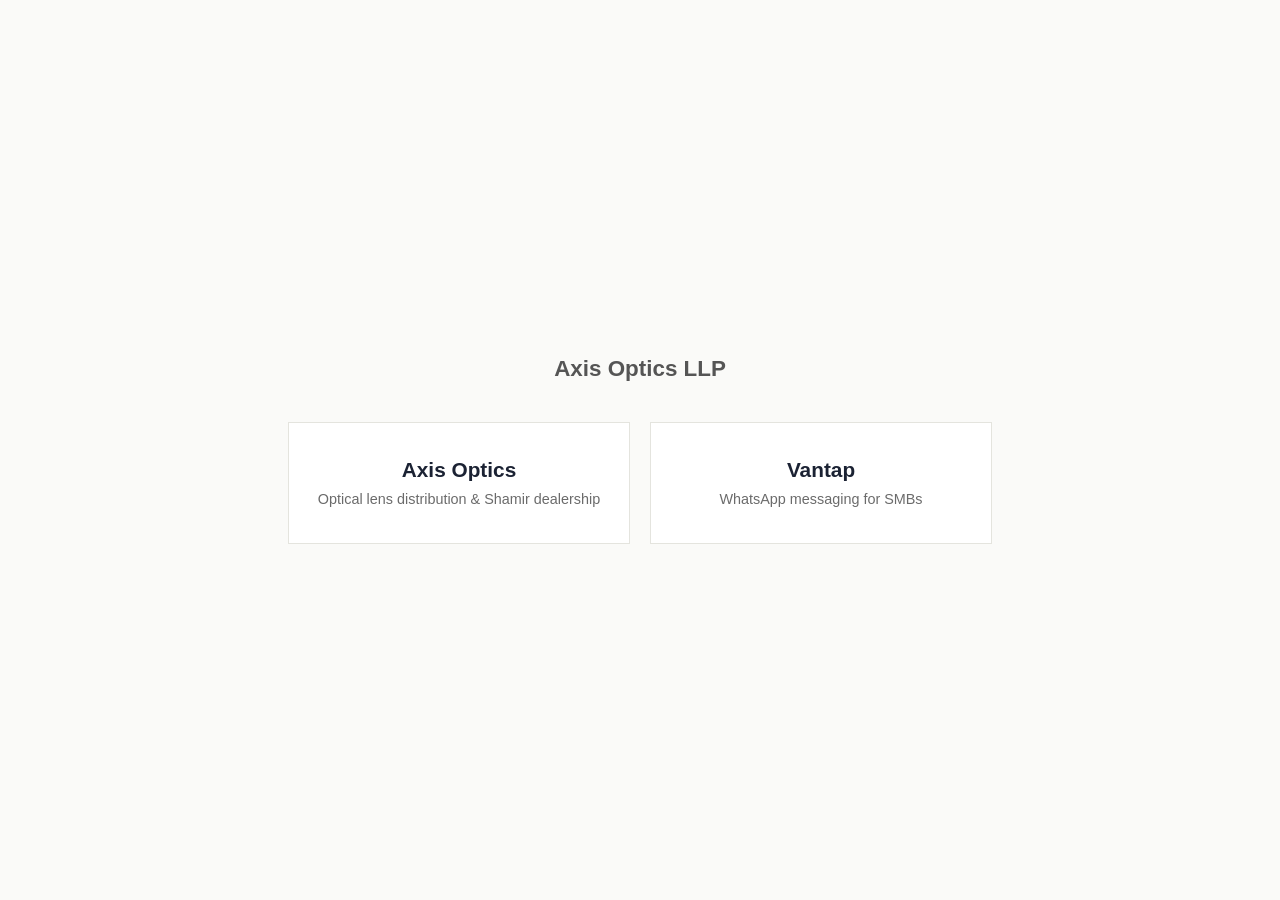
<file: index.html>
<!DOCTYPE html>
<html lang="en">
<head>
<meta charset="UTF-8">
<meta name="viewport" content="width=device-width, initial-scale=1.0">
<title>Axis Optics LLP</title>
<meta name="description" content="Axis Optics LLP — optical lens distribution, and Vantap, a WhatsApp messaging platform for SMBs.">
<meta name="robots" content="index, follow">
<link rel="canonical" href="https://axisopticsllp.com/">
<style>
  :root{
    --ink:#1B2233;
    --paper:#FAFAF8;
    --line:#E4E4DE;
  }
  *{box-sizing:border-box;}
  body{
    margin:0;min-height:100vh;
    display:flex;align-items:center;justify-content:center;
    background:var(--paper);color:var(--ink);
    font-family:-apple-system,BlinkMacSystemFont,'Segoe UI',sans-serif;
    padding:2rem;
  }
  .wrap{max-width:44rem;width:100%;text-align:center;}
  h1{font-size:1.4rem;font-weight:600;margin:0 0 2.5rem;color:#555;}
  .choices{display:grid;grid-template-columns:1fr 1fr;gap:1.25rem;}
  a.tile{
    display:block;text-decoration:none;color:var(--ink);
    border:1px solid var(--line);padding:2.2rem 1.5rem;
    background:#fff;transition:border-color .15s ease;
  }
  a.tile:hover{border-color:#999;}
  a.tile .name{font-size:1.3rem;font-weight:700;display:block;margin-bottom:.5rem;}
  a.tile .desc{font-size:.9rem;color:#6b6b6b;}
  @media (max-width:560px){
    .choices{grid-template-columns:1fr;}
  }
</style>
</head>
<body>
  <div class="wrap">
    <h1>Axis Optics LLP</h1>
    <div class="choices">
      <a class="tile" href="lens/">
        <span class="name">Axis Optics</span>
        <span class="desc">Optical lens distribution &amp; Shamir dealership</span>
      </a>
      <a class="tile" href="software/">
        <span class="name">Vantap</span>
        <span class="desc">WhatsApp messaging for SMBs</span>
      </a>
    </div>
  </div>
</body>
</html>
</file>
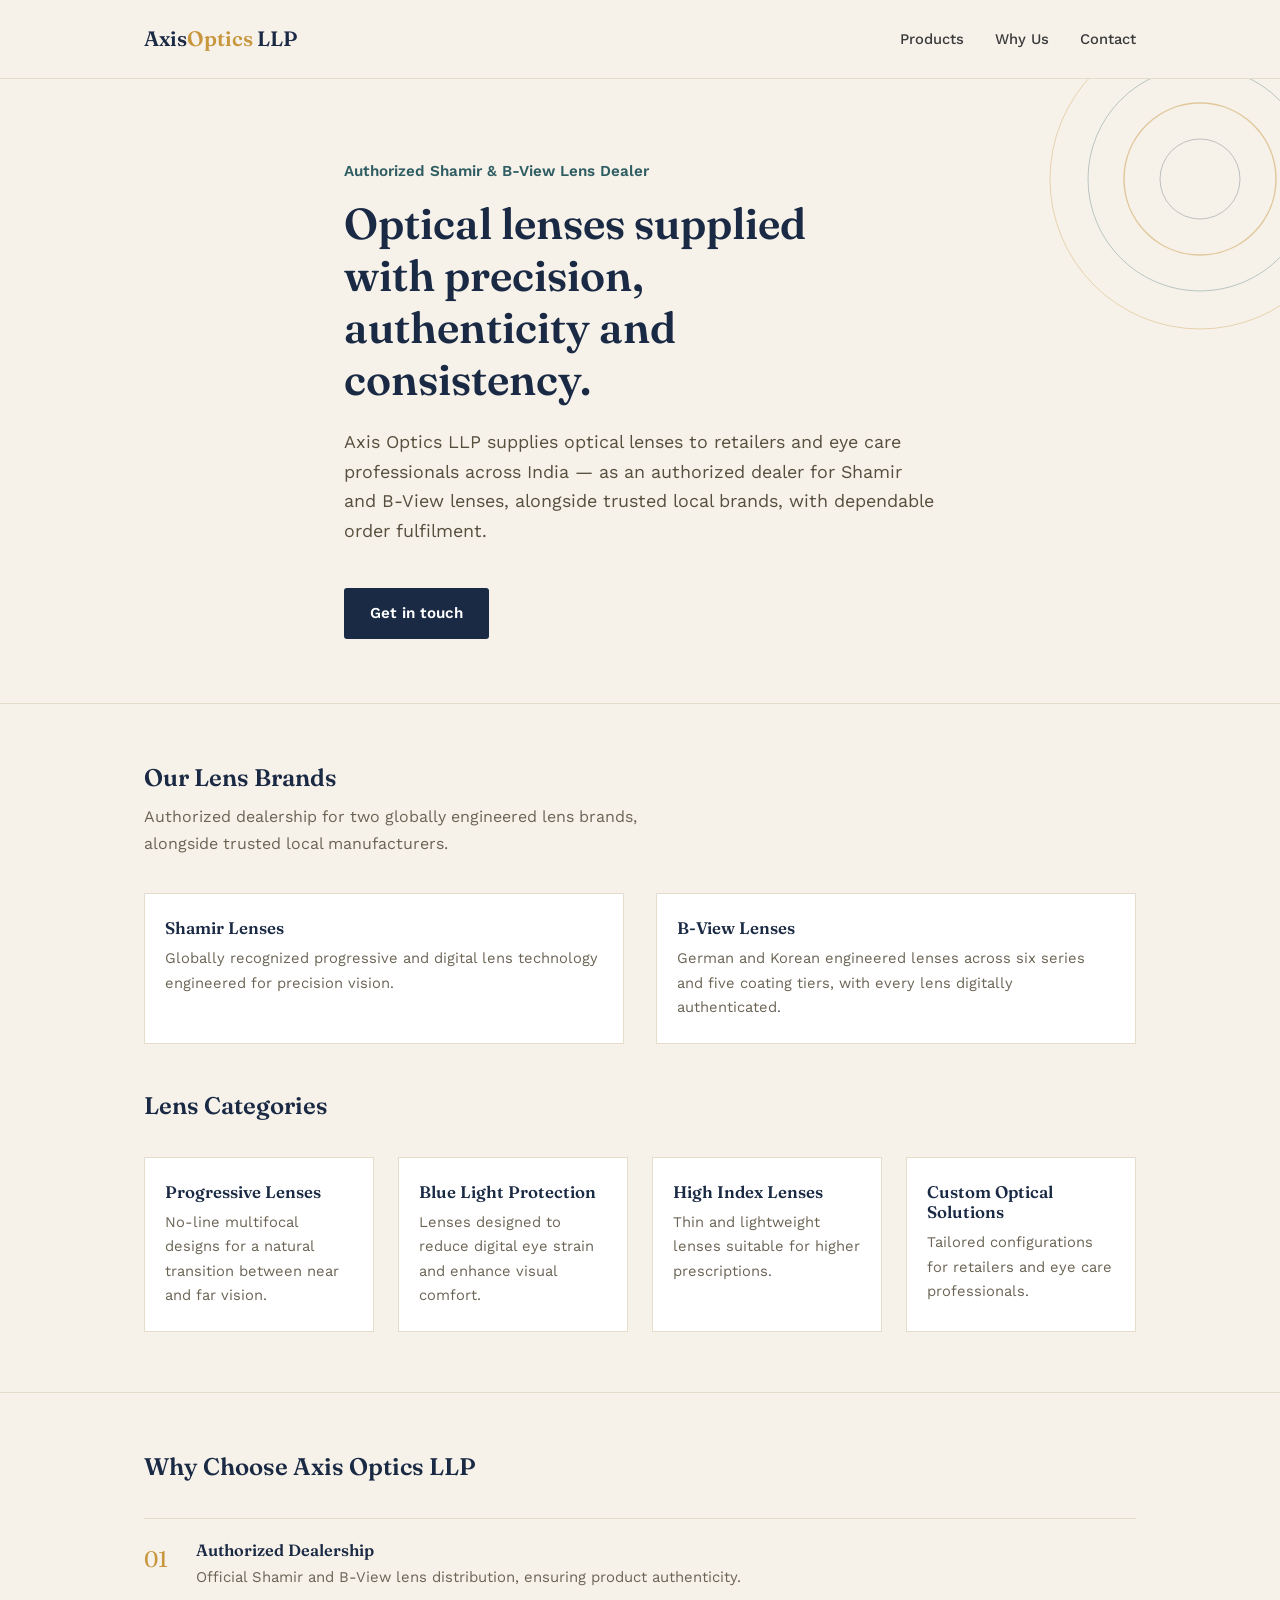
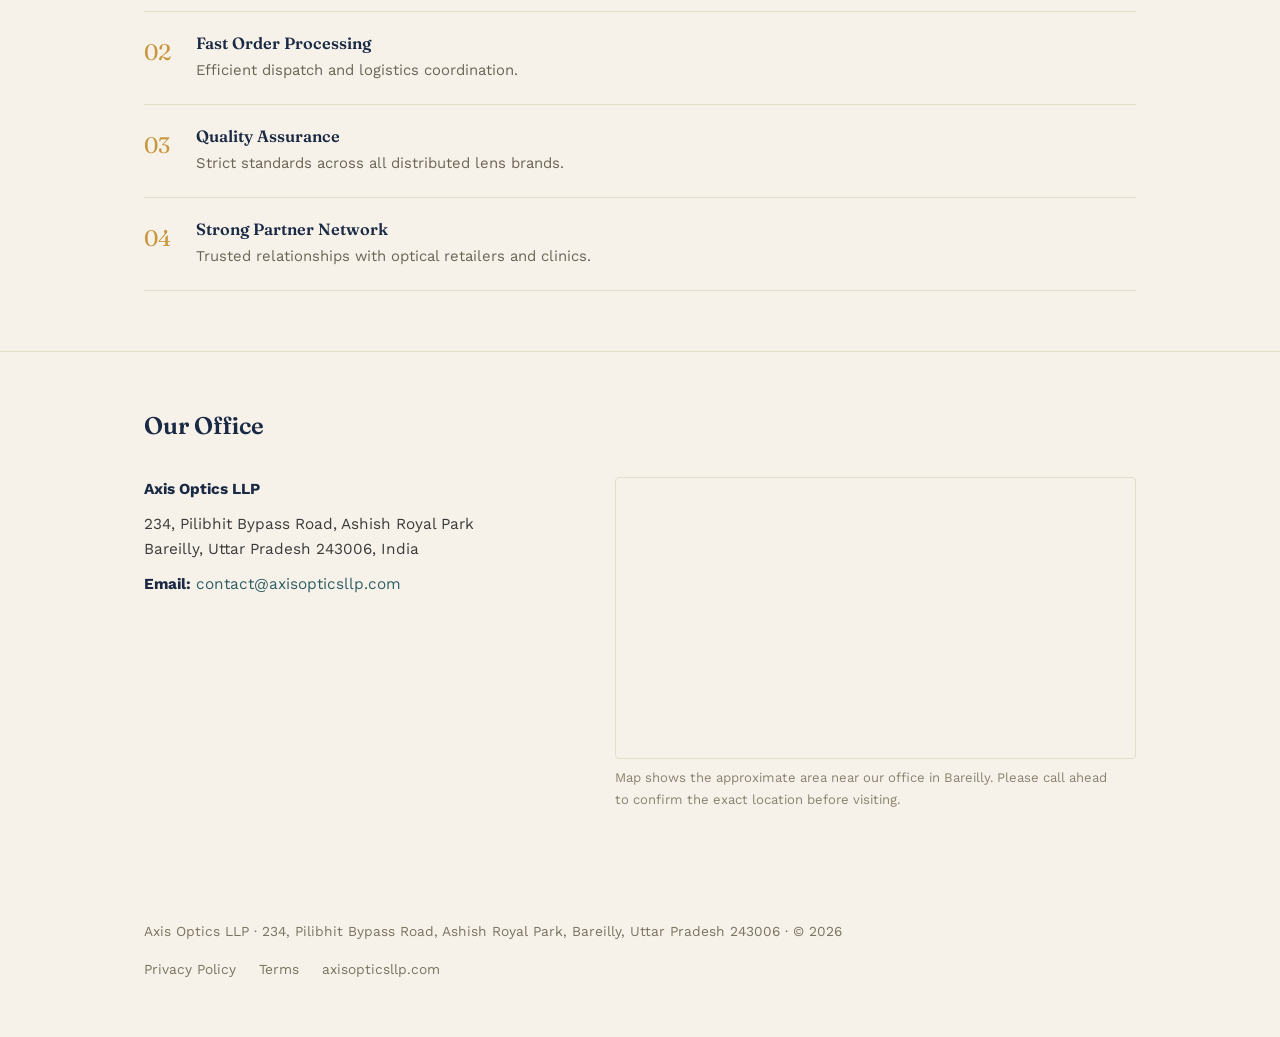
<file: lens/index.html>
<!DOCTYPE html>
<html lang="en">
<head>
<meta charset="UTF-8">
<meta name="viewport" content="width=device-width, initial-scale=1.0">
<title>Axis Optics LLP | Authorized Shamir &amp; B-View Lens Dealer in India</title>
<meta name="description" content="Axis Optics LLP is an authorized dealer for Shamir and B-View optical lenses in India, supplying progressive, high-index, digital and blue light protection lenses to optical retailers and eye care professionals.">
<meta name="robots" content="index, follow">
<link rel="canonical" href="https://axisopticsllp.com/lens/">
<meta property="og:type" content="website">
<meta property="og:title" content="Axis Optics LLP | Authorized Shamir &amp; B-View Lens Dealer">
<meta property="og:description" content="Optical lens distributor supplying Shamir and B-View lenses, plus trusted local brands, across India.">
<meta property="og:url" content="https://axisopticsllp.com/lens/">
<script type="application/ld+json">
{
  "@context": "https://schema.org",
  "@type": "LocalBusiness",
  "name": "Axis Optics LLP",
  "url": "https://axisopticsllp.com/lens/",
  "email": "contact@axisopticsllp.com",
  "brand": [
    {"@type": "Brand", "name": "Shamir"},
    {"@type": "Brand", "name": "B-View Lenses"}
  ],
  "address": {
    "@type": "PostalAddress",
    "streetAddress": "234, Pilibhit Bypass Road, Ashish Royal Park",
    "addressLocality": "Bareilly",
    "addressRegion": "Uttar Pradesh",
    "postalCode": "243006",
    "addressCountry": "IN"
  }
}
</script>
<link rel="stylesheet" href="style.css">
</head>
<body>

<header class="site-header">
  <div class="wrap">
    <div class="brand-name"><a href="./">Axis<span>Optics</span> LLP</a></div>
    <nav>
      <a href="#products">Products</a>
      <a href="#why">Why Us</a>
      <a href="#office">Contact</a>
    </nav>
  </div>
</header>

<section class="hero">
  <svg class="lens-rings" viewBox="0 0 420 420" xmlns="http://www.w3.org/2000/svg" aria-hidden="true">
    <circle cx="260" cy="160" r="150" fill="none" stroke="#C8963C" stroke-width="1" opacity="0.35"/>
    <circle cx="260" cy="160" r="112" fill="none" stroke="#2F5D62" stroke-width="1" opacity="0.3"/>
    <circle cx="260" cy="160" r="76" fill="none" stroke="#C8963C" stroke-width="1.5" opacity="0.45"/>
    <circle cx="260" cy="160" r="40" fill="none" stroke="#1B2A44" stroke-width="1" opacity="0.25"/>
  </svg>
  <div class="wrap">
    <div class="eyebrow-plain">Authorized Shamir &amp; B-View Lens Dealer</div>
    <h1>Optical lenses supplied with precision, authenticity and consistency.</h1>
    <p class="lead">Axis Optics LLP supplies optical lenses to retailers and eye care professionals across India — as an authorized dealer for Shamir and B-View lenses, alongside trusted local brands, with dependable order fulfilment.</p>
    <a class="btn btn-primary" href="#office">Get in touch</a>
  </div>
</section>

<section id="products">
  <div class="wrap">
    <div class="section-head">
      <h2>Our Lens Brands</h2>
      <p class="muted">Authorized dealership for two globally engineered lens brands, alongside trusted local manufacturers.</p>
    </div>
    <div class="grid-2" style="margin-bottom:48px;">
      <div class="product-card">
        <h3>Shamir Lenses</h3>
        <p>Globally recognized progressive and digital lens technology engineered for precision vision.</p>
      </div>
      <div class="product-card">
        <h3>B-View Lenses</h3>
        <p>German and Korean engineered lenses across six series and five coating tiers, with every lens digitally authenticated.</p>
      </div>
    </div>
    <div class="section-head">
      <h2>Lens Categories</h2>
    </div>
    <div class="grid-4">
      <div class="product-card">
        <h3>Progressive Lenses</h3>
        <p>No-line multifocal designs for a natural transition between near and far vision.</p>
      </div>
      <div class="product-card">
        <h3>Blue Light Protection</h3>
        <p>Lenses designed to reduce digital eye strain and enhance visual comfort.</p>
      </div>
      <div class="product-card">
        <h3>High Index Lenses</h3>
        <p>Thin and lightweight lenses suitable for higher prescriptions.</p>
      </div>
      <div class="product-card">
        <h3>Custom Optical Solutions</h3>
        <p>Tailored configurations for retailers and eye care professionals.</p>
      </div>
    </div>
  </div>
</section>

<section id="why">
  <div class="wrap">
    <div class="section-head">
      <h2>Why Choose Axis Optics LLP</h2>
    </div>
    <div class="why-row">
      <div class="mark">01</div>
      <div>
        <h3>Authorized Dealership</h3>
        <p>Official Shamir and B-View lens distribution, ensuring product authenticity.</p>
      </div>
    </div>
    <div class="why-row">
      <div class="mark">02</div>
      <div>
        <h3>Fast Order Processing</h3>
        <p>Efficient dispatch and logistics coordination.</p>
      </div>
    </div>
    <div class="why-row">
      <div class="mark">03</div>
      <div>
        <h3>Quality Assurance</h3>
        <p>Strict standards across all distributed lens brands.</p>
      </div>
    </div>
    <div class="why-row">
      <div class="mark">04</div>
      <div>
        <h3>Strong Partner Network</h3>
        <p>Trusted relationships with optical retailers and clinics.</p>
      </div>
    </div>
  </div>
</section>

<section id="office">
  <div class="wrap">
    <div class="section-head">
      <h2>Our Office</h2>
    </div>
    <div class="office-grid">
      <div class="office-details">
        <p><strong>Axis Optics LLP</strong></p>
        <p>234, Pilibhit Bypass Road, Ashish Royal Park<br>Bareilly, Uttar Pradesh 243006, India</p>
        <p><strong>Email:</strong> <a href="mailto:contact@axisopticsllp.com">contact@axisopticsllp.com</a></p>
      </div>
      <div>
        <div class="map-frame">
          <iframe src="https://www.google.com/maps/embed?pb=!1m18!1m12!1m3!1d3511.1233518047943!2d79.43072717642231!3d28.355120075817382!2m3!1f0!2f0!3f0!3m2!1i1024!2i768!4f13.1!3m3!1m2!1s0x39a0070034b70f73%3A0x3a521e2fcd5fb1bc!2sPerfect%20Diagnostic%20and%20Eye%20care!5e0!3m2!1sen!2sin!4v1772547384185!5m2!1sen!2sin"
            loading="lazy" referrerpolicy="no-referrer-when-downgrade" title="Approximate location near our Bareilly office"></iframe>
        </div>
        <p class="map-note">Map shows the approximate area near our office in Bareilly. Please call ahead to confirm the exact location before visiting.</p>
      </div>
    </div>
  </div>
</section>

<footer>
  <div class="wrap">
    <div>Axis Optics LLP · 234, Pilibhit Bypass Road, Ashish Royal Park, Bareilly, Uttar Pradesh 243006 · © 2026</div>
    <div>
      <a href="privacy.html">Privacy Policy</a>
      <a href="terms.html">Terms</a>
      <a href="../">axisopticsllp.com</a>
    </div>
  </div>
</footer>

</body>
</html>
</file>
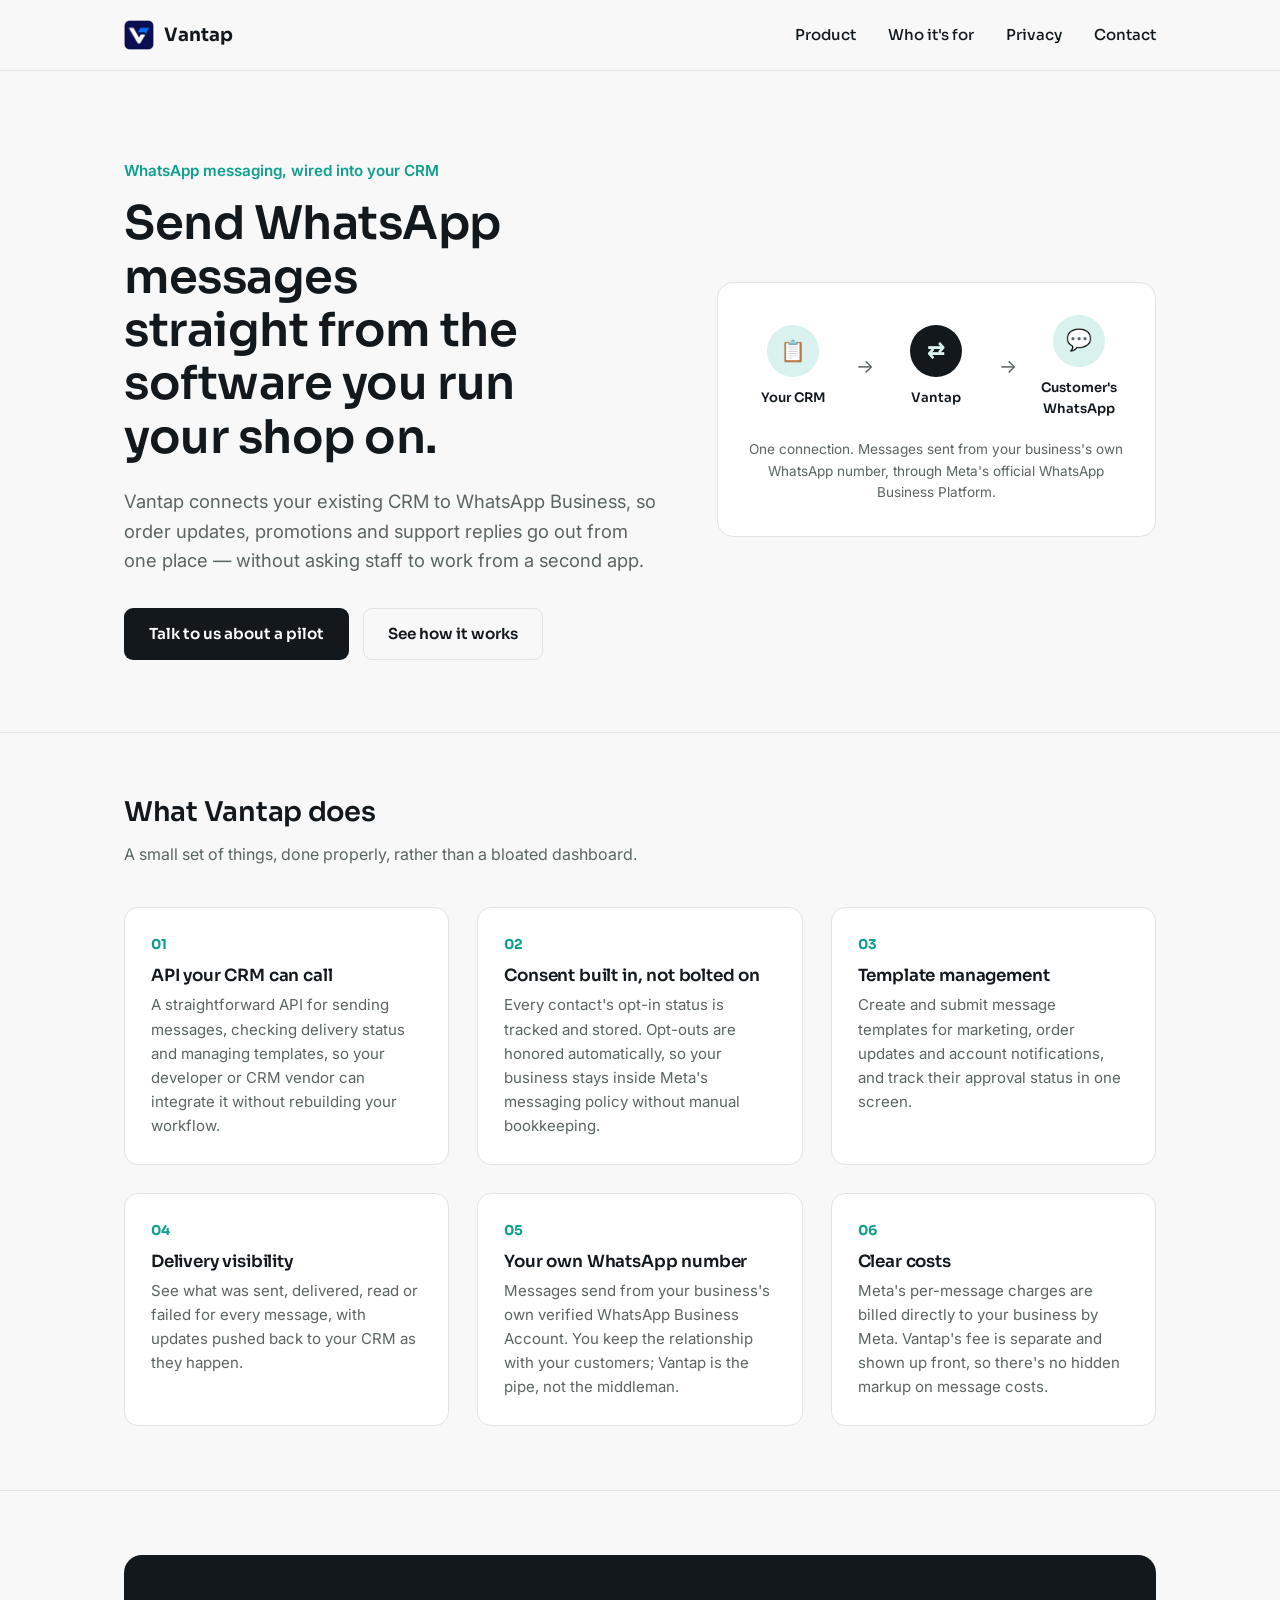
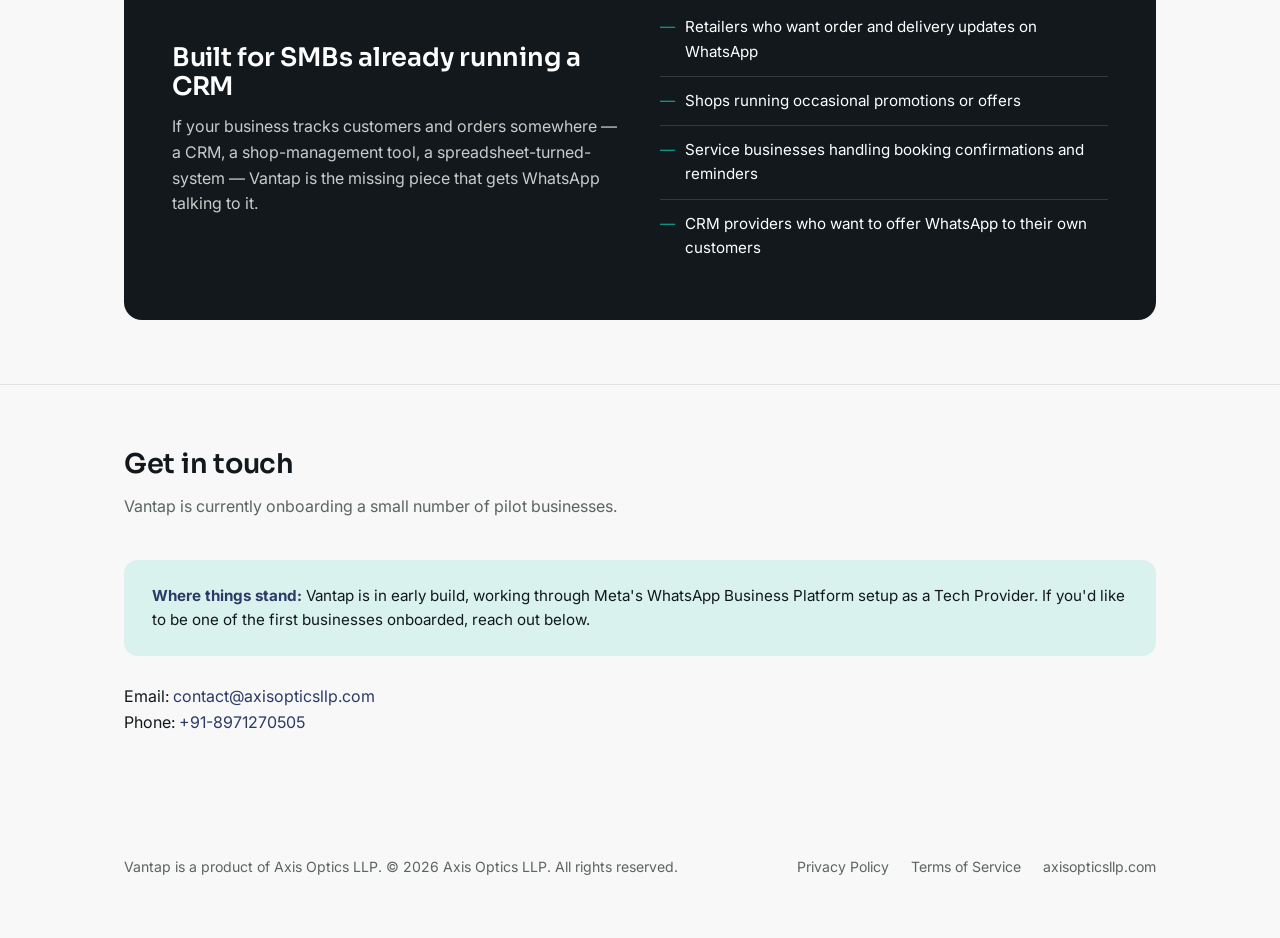
<file: software/index.html>
<!DOCTYPE html>
<html lang="en">
<head>
<meta charset="UTF-8">
<meta name="viewport" content="width=device-width, initial-scale=1.0">
<title>Vantap — WhatsApp messaging for the CRM you already use</title>
<meta name="description" content="Vantap connects your CRM to WhatsApp Business, so you can send order updates, promotions and support messages to customers without switching tools.">
<meta name="robots" content="index, follow">
<link rel="canonical" href="https://axisopticsllp.com/software/">
<meta property="og:type" content="website">
<meta property="og:title" content="Vantap — WhatsApp messaging for the CRM you already use">
<meta property="og:description" content="Connect your CRM to WhatsApp Business and send order updates, promotions and support messages from one dashboard.">
<meta property="og:url" content="https://axisopticsllp.com/software/">
<link rel="icon" type="image/png" href="favicon.png">
<link rel="stylesheet" href="style.css">
</head>
<body>

<header class="site-header">
  <div class="wrap">
    <div class="brand">
      <img class="brand-logo" src="logo.png" alt="" width="30" height="30">
      <span class="brand-name"><a href="./">Vantap</a></span>
    </div>
    <nav>
      <a href="#product">Product</a>
      <a href="#who">Who it's for</a>
      <a href="privacy.html">Privacy</a>
      <a href="#contact">Contact</a>
    </nav>
  </div>
</header>

<section class="hero">
  <div class="wrap">
    <div>
      <div class="eyebrow-plain">WhatsApp messaging, wired into your CRM</div>
      <h1>Send WhatsApp messages straight from the software you run your shop on.</h1>
      <p class="lead">Vantap connects your existing CRM to WhatsApp Business, so order updates, promotions and support replies go out from one place — without asking staff to work from a second app.</p>
      <div class="hero-ctas">
        <a class="btn btn-primary" href="#contact">Talk to us about a pilot</a>
        <a class="btn btn-secondary" href="#product">See how it works</a>
      </div>
    </div>
    <div class="flow" aria-label="How a message travels from your CRM to your customer">
      <div class="flow-row">
        <div class="flow-node a">
          <div class="icon" aria-hidden="true">📋</div>
          Your CRM
        </div>
        <div class="flow-arrow" aria-hidden="true">→</div>
        <div class="flow-node b">
          <div class="icon" aria-hidden="true">⇄</div>
          Vantap
        </div>
        <div class="flow-arrow" aria-hidden="true">→</div>
        <div class="flow-node c">
          <div class="icon" aria-hidden="true">💬</div>
          Customer's WhatsApp
        </div>
      </div>
      <div class="flow-caption">One connection. Messages sent from your business's own WhatsApp number, through Meta's official WhatsApp Business Platform.</div>
    </div>
  </div>
</section>

<section id="product">
  <div class="wrap">
    <div class="section-head">
      <h2>What Vantap does</h2>
      <p class="muted">A small set of things, done properly, rather than a bloated dashboard.</p>
    </div>
    <div class="grid-3">
      <div class="card">
        <span class="num">01</span>
        <h3>API your CRM can call</h3>
        <p>A straightforward API for sending messages, checking delivery status and managing templates, so your developer or CRM vendor can integrate it without rebuilding your workflow.</p>
      </div>
      <div class="card">
        <span class="num">02</span>
        <h3>Consent built in, not bolted on</h3>
        <p>Every contact's opt-in status is tracked and stored. Opt-outs are honored automatically, so your business stays inside Meta's messaging policy without manual bookkeeping.</p>
      </div>
      <div class="card">
        <span class="num">03</span>
        <h3>Template management</h3>
        <p>Create and submit message templates for marketing, order updates and account notifications, and track their approval status in one screen.</p>
      </div>
      <div class="card">
        <span class="num">04</span>
        <h3>Delivery visibility</h3>
        <p>See what was sent, delivered, read or failed for every message, with updates pushed back to your CRM as they happen.</p>
      </div>
      <div class="card">
        <span class="num">05</span>
        <h3>Your own WhatsApp number</h3>
        <p>Messages send from your business's own verified WhatsApp Business Account. You keep the relationship with your customers; Vantap is the pipe, not the middleman.</p>
      </div>
      <div class="card">
        <span class="num">06</span>
        <h3>Clear costs</h3>
        <p>Meta's per-message charges are billed directly to your business by Meta. Vantap's fee is separate and shown up front, so there's no hidden markup on message costs.</p>
      </div>
    </div>
  </div>
</section>

<section id="who">
  <div class="wrap">
    <div class="audience-band">
      <div>
        <h2>Built for SMBs already running a CRM</h2>
        <p>If your business tracks customers and orders somewhere — a CRM, a shop-management tool, a spreadsheet-turned-system — Vantap is the missing piece that gets WhatsApp talking to it.</p>
      </div>
      <ul class="audience-list">
        <li>Retailers who want order and delivery updates on WhatsApp</li>
        <li>Shops running occasional promotions or offers</li>
        <li>Service businesses handling booking confirmations and reminders</li>
        <li>CRM providers who want to offer WhatsApp to their own customers</li>
      </ul>
    </div>
  </div>
</section>

<section id="contact">
  <div class="wrap">
    <div class="section-head">
      <h2>Get in touch</h2>
      <p class="muted">Vantap is currently onboarding a small number of pilot businesses.</p>
    </div>
    <div class="status-note">
      <strong>Where things stand:</strong> Vantap is in early build, working through Meta's WhatsApp Business Platform setup as a Tech Provider. If you'd like to be one of the first businesses onboarded, reach out below.
    </div>
    <p style="margin-top:28px;">
      Email: <a href="mailto:contact@axisopticsllp.com">contact@axisopticsllp.com</a><br>
      Phone: <a href="tel:+918971270505">+91-8971270505</a>
    </p>
  </div>
</section>

<footer>
  <div class="wrap">
    <div>Vantap is a product of Axis Optics LLP. © 2026 Axis Optics LLP. All rights reserved.</div>
    <div>
      <a href="privacy.html">Privacy Policy</a>
      <a href="terms.html">Terms of Service</a>
      <a href="../">axisopticsllp.com</a>
    </div>
  </div>
</footer>

</body>
</html>
</file>
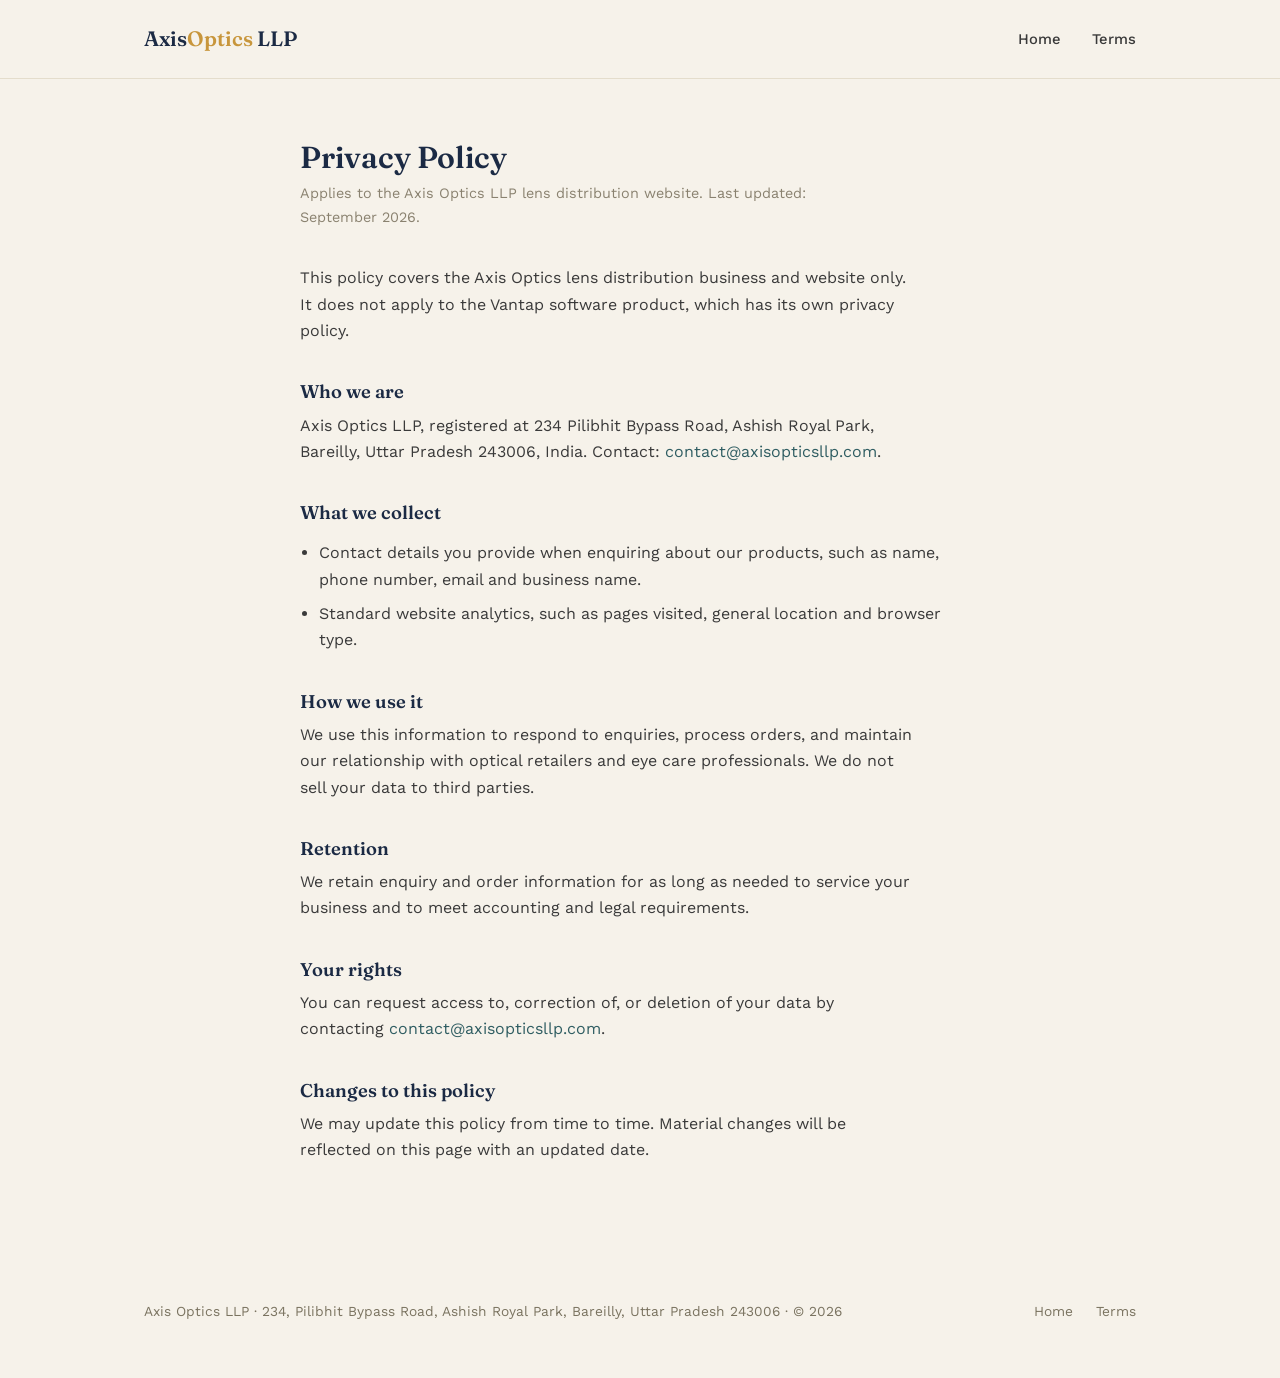
<file: lens/privacy.html>
<!DOCTYPE html>
<html lang="en">
<head>
<meta charset="UTF-8">
<meta name="viewport" content="width=device-width, initial-scale=1.0">
<title>Privacy Policy — Axis Optics LLP</title>
<meta name="robots" content="index, follow">
<link rel="canonical" href="https://axisopticsllp.com/lens/privacy.html">
<link rel="stylesheet" href="style.css">
</head>
<body>

<header class="site-header">
  <div class="wrap">
    <div class="brand-name"><a href="./">Axis<span>Optics</span> LLP</a></div>
    <nav>
      <a href="./">Home</a>
      <a href="terms.html">Terms</a>
    </nav>
  </div>
</header>

<div class="wrap doc-page">
  <h1>Privacy Policy</h1>
  <p class="updated">Applies to the Axis Optics LLP lens distribution website. Last updated: September 2026.</p>

  <p>This policy covers the Axis Optics lens distribution business and website only. It does not apply to the Vantap software product, which has its own privacy policy.</p>

  <h2>Who we are</h2>
  <p>Axis Optics LLP, registered at 234 Pilibhit Bypass Road, Ashish Royal Park, Bareilly, Uttar Pradesh 243006, India. Contact: <a href="mailto:contact@axisopticsllp.com">contact@axisopticsllp.com</a>.</p>

  <h2>What we collect</h2>
  <ul>
    <li>Contact details you provide when enquiring about our products, such as name, phone number, email and business name.</li>
    <li>Standard website analytics, such as pages visited, general location and browser type.</li>
  </ul>

  <h2>How we use it</h2>
  <p>We use this information to respond to enquiries, process orders, and maintain our relationship with optical retailers and eye care professionals. We do not sell your data to third parties.</p>

  <h2>Retention</h2>
  <p>We retain enquiry and order information for as long as needed to service your business and to meet accounting and legal requirements.</p>

  <h2>Your rights</h2>
  <p>You can request access to, correction of, or deletion of your data by contacting <a href="mailto:contact@axisopticsllp.com">contact@axisopticsllp.com</a>.</p>

  <h2>Changes to this policy</h2>
  <p>We may update this policy from time to time. Material changes will be reflected on this page with an updated date.</p>
</div>

<footer>
  <div class="wrap">
    <div>Axis Optics LLP · 234, Pilibhit Bypass Road, Ashish Royal Park, Bareilly, Uttar Pradesh 243006 · © 2026</div>
    <div>
      <a href="./">Home</a>
      <a href="terms.html">Terms</a>
    </div>
  </div>
</footer>

</body>
</html>
</file>
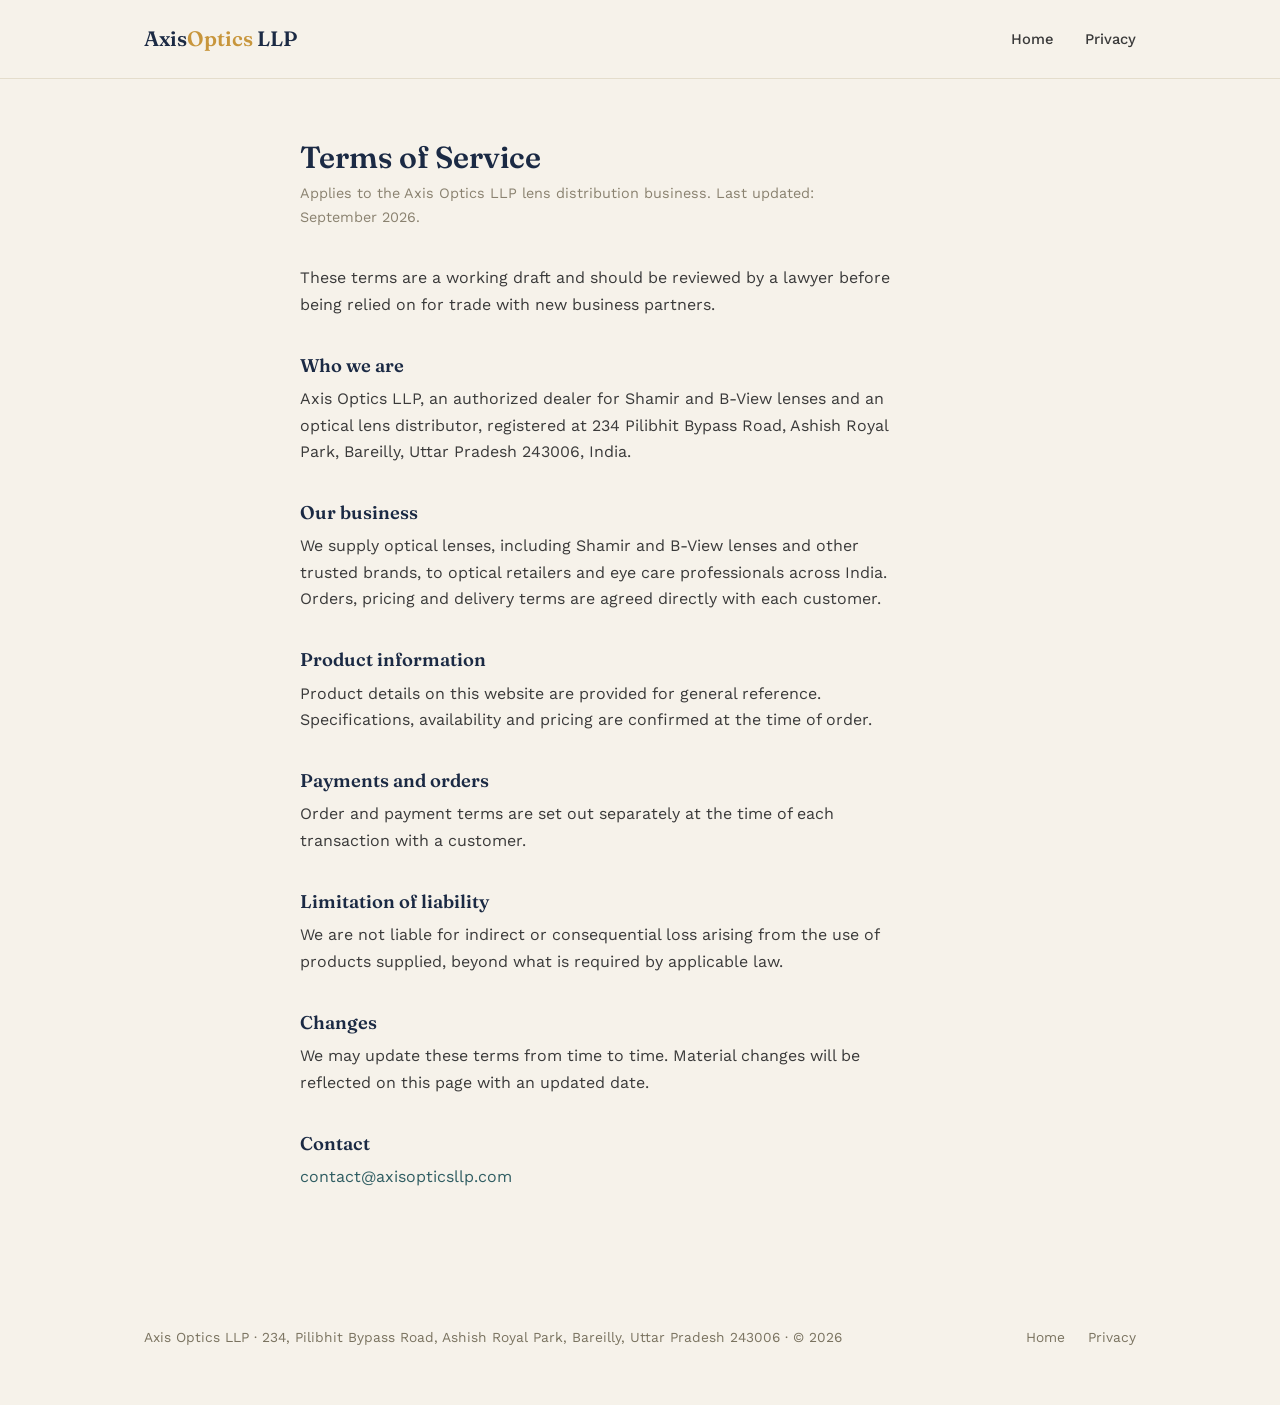
<file: lens/terms.html>
<!DOCTYPE html>
<html lang="en">
<head>
<meta charset="UTF-8">
<meta name="viewport" content="width=device-width, initial-scale=1.0">
<title>Terms of Service — Axis Optics LLP</title>
<meta name="robots" content="index, follow">
<link rel="canonical" href="https://axisopticsllp.com/lens/terms.html">
<link rel="stylesheet" href="style.css">
</head>
<body>

<header class="site-header">
  <div class="wrap">
    <div class="brand-name"><a href="./">Axis<span>Optics</span> LLP</a></div>
    <nav>
      <a href="./">Home</a>
      <a href="privacy.html">Privacy</a>
    </nav>
  </div>
</header>

<div class="wrap doc-page">
  <h1>Terms of Service</h1>
  <p class="updated">Applies to the Axis Optics LLP lens distribution business. Last updated: September 2026.</p>

  <p>These terms are a working draft and should be reviewed by a lawyer before being relied on for trade with new business partners.</p>

  <h2>Who we are</h2>
  <p>Axis Optics LLP, an authorized dealer for Shamir and B-View lenses and an optical lens distributor, registered at 234 Pilibhit Bypass Road, Ashish Royal Park, Bareilly, Uttar Pradesh 243006, India.</p>

  <h2>Our business</h2>
  <p>We supply optical lenses, including Shamir and B-View lenses and other trusted brands, to optical retailers and eye care professionals across India. Orders, pricing and delivery terms are agreed directly with each customer.</p>

  <h2>Product information</h2>
  <p>Product details on this website are provided for general reference. Specifications, availability and pricing are confirmed at the time of order.</p>

  <h2>Payments and orders</h2>
  <p>Order and payment terms are set out separately at the time of each transaction with a customer.</p>

  <h2>Limitation of liability</h2>
  <p>We are not liable for indirect or consequential loss arising from the use of products supplied, beyond what is required by applicable law.</p>

  <h2>Changes</h2>
  <p>We may update these terms from time to time. Material changes will be reflected on this page with an updated date.</p>

  <h2>Contact</h2>
  <p><a href="mailto:contact@axisopticsllp.com">contact@axisopticsllp.com</a></p>
</div>

<footer>
  <div class="wrap">
    <div>Axis Optics LLP · 234, Pilibhit Bypass Road, Ashish Royal Park, Bareilly, Uttar Pradesh 243006 · © 2026</div>
    <div>
      <a href="./">Home</a>
      <a href="privacy.html">Privacy</a>
    </div>
  </div>
</footer>

</body>
</html>
</file>
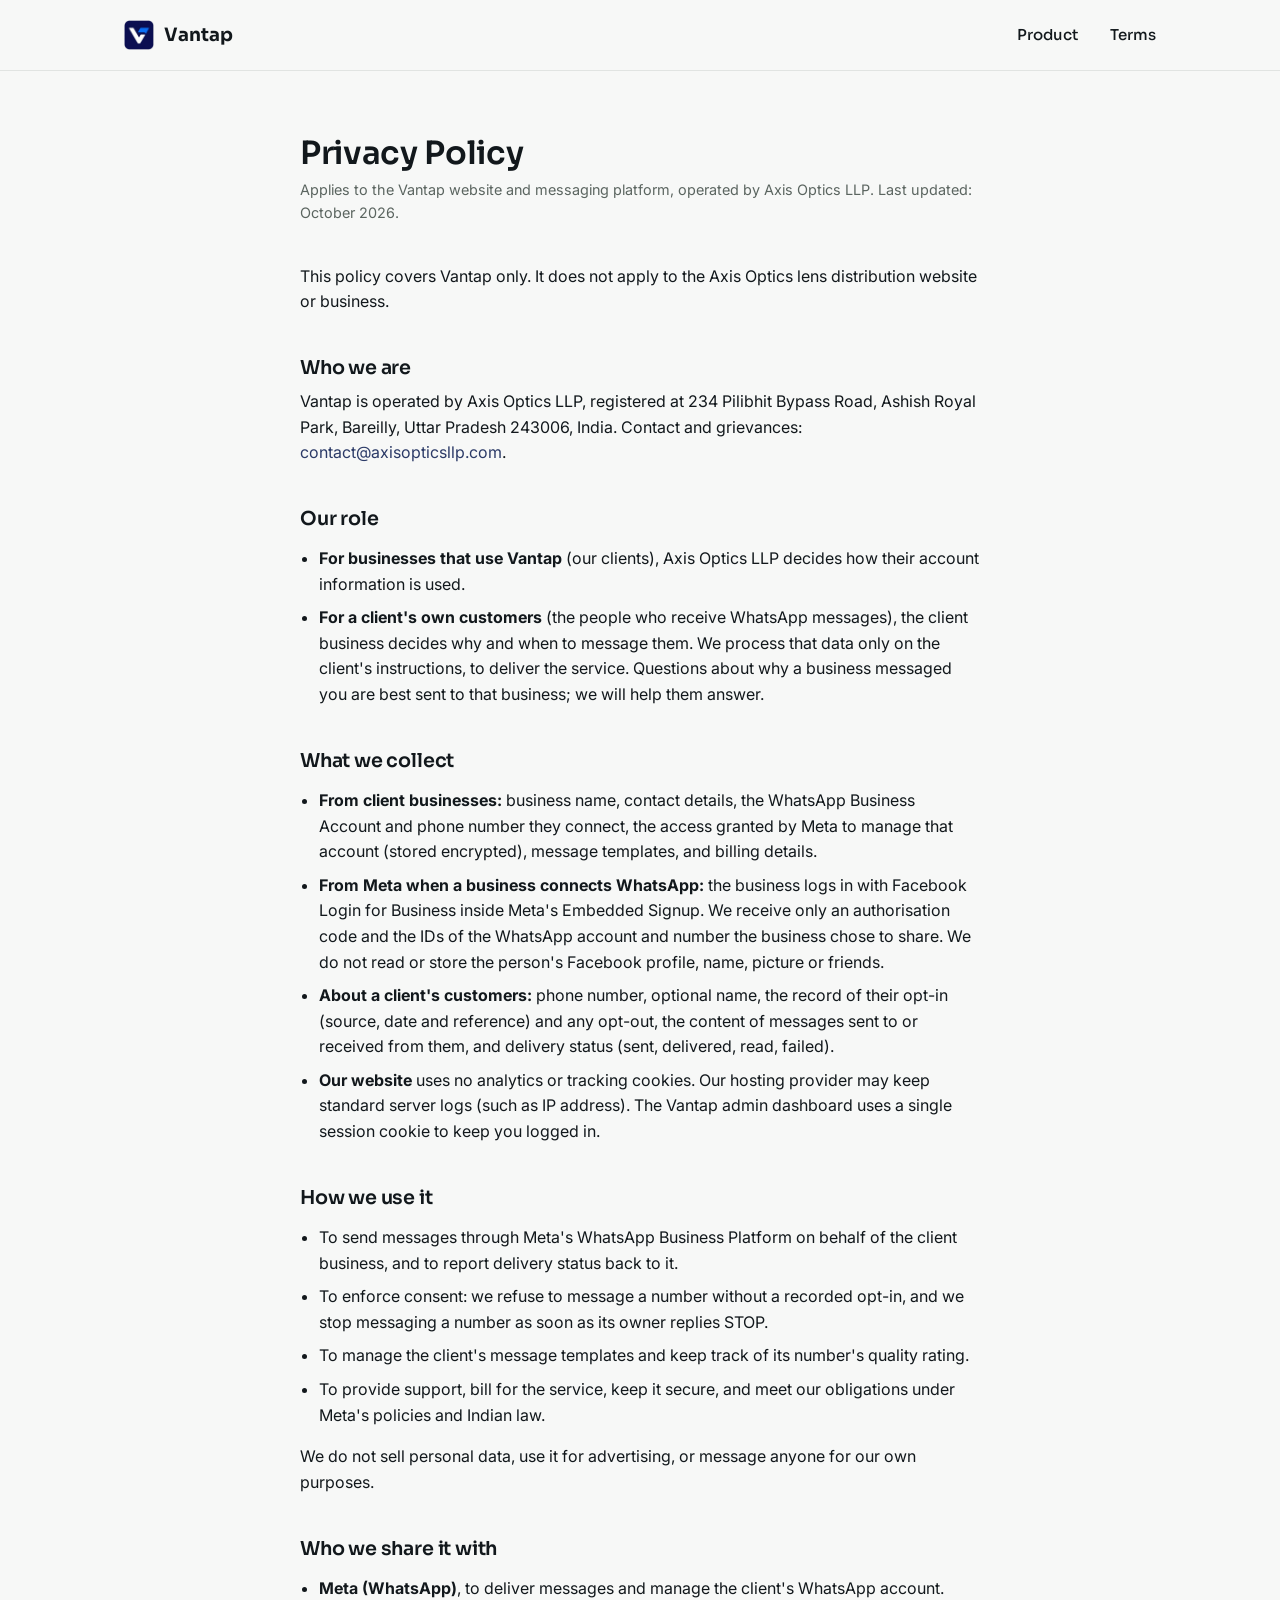
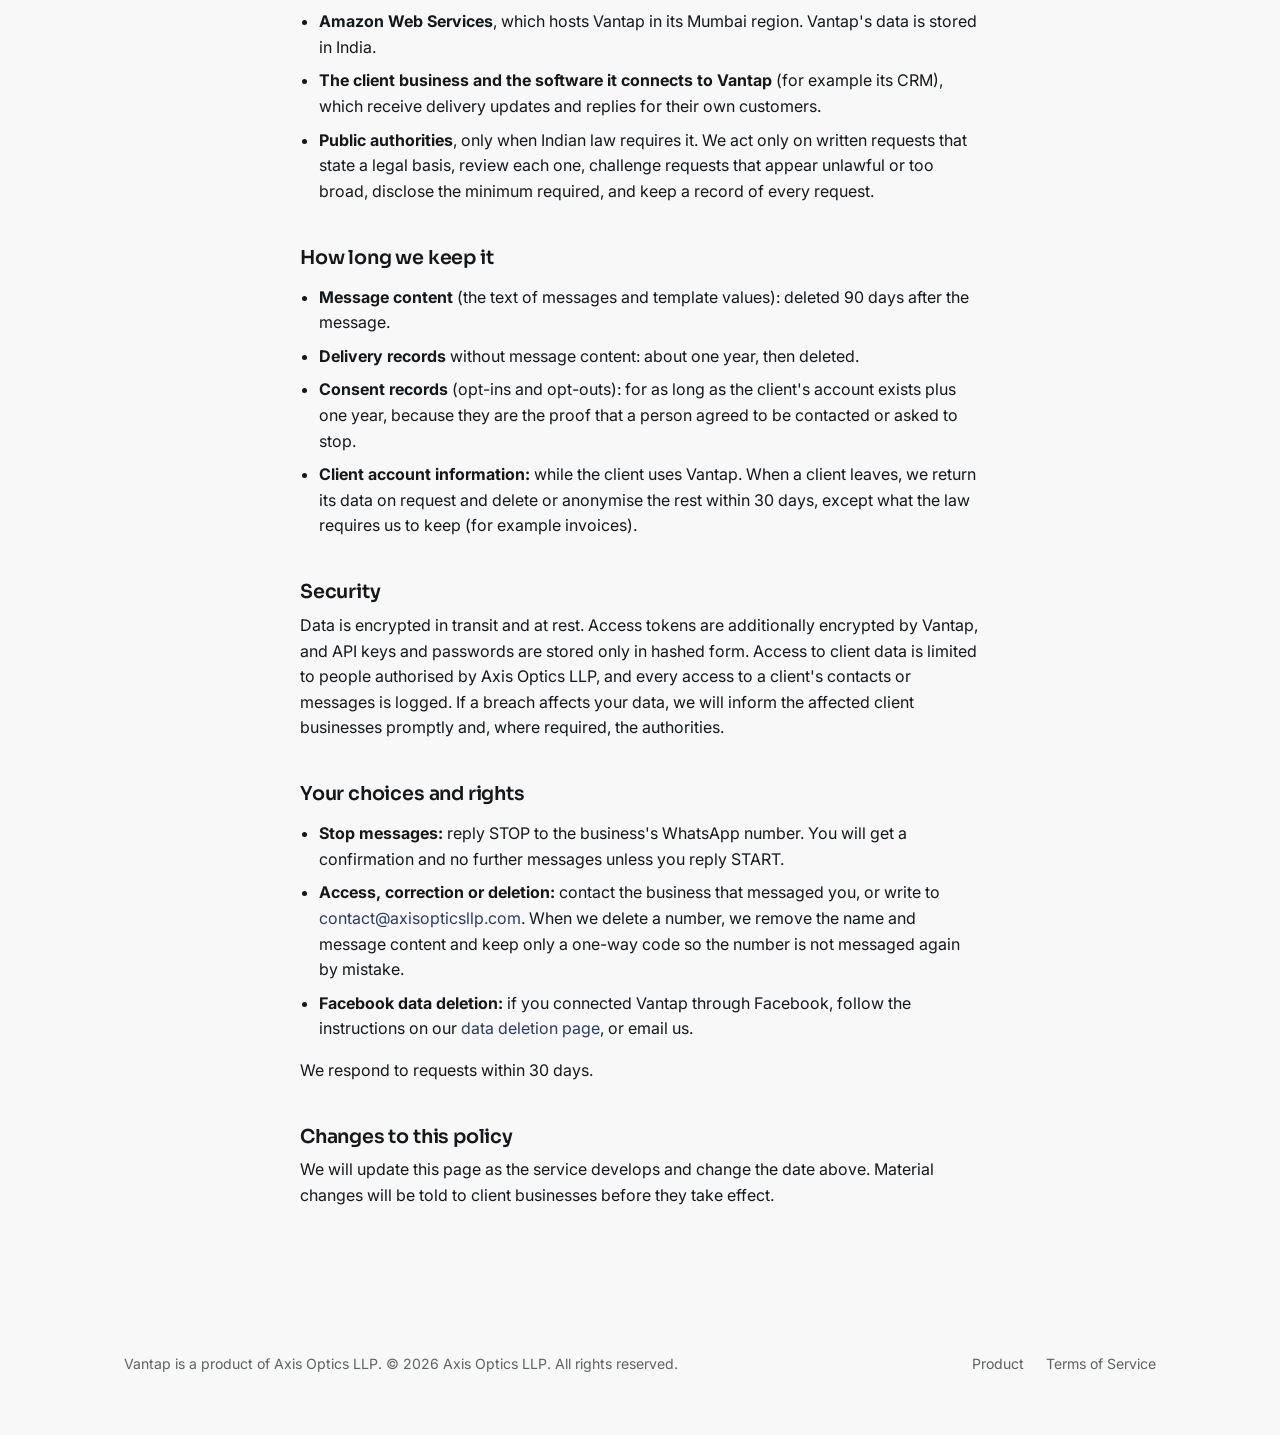
<file: software/privacy.html>
<!DOCTYPE html>
<html lang="en">
<head>
<meta charset="UTF-8">
<meta name="viewport" content="width=device-width, initial-scale=1.0">
<title>Privacy Policy — Vantap</title>
<meta name="robots" content="index, follow">
<link rel="canonical" href="https://axisopticsllp.com/software/privacy.html">
<link rel="icon" type="image/png" href="favicon.png">
<link rel="stylesheet" href="style.css">
</head>
<body>

<header class="site-header">
  <div class="wrap">
    <div class="brand">
      <img class="brand-logo" src="logo.png" alt="" width="30" height="30">
      <span class="brand-name"><a href="./">Vantap</a></span>
    </div>
    <nav>
      <a href="./">Product</a>
      <a href="terms.html">Terms</a>
    </nav>
  </div>
</header>

<div class="wrap doc-page prose">
  <h1>Privacy Policy</h1>
  <p class="updated">Applies to the Vantap website and messaging platform, operated by Axis Optics LLP. Last updated: October 2026.</p>

  <p>This policy covers Vantap only. It does not apply to the Axis Optics lens distribution website or business.</p>

  <h2>Who we are</h2>
  <p>Vantap is operated by Axis Optics LLP, registered at 234 Pilibhit Bypass Road, Ashish Royal Park, Bareilly, Uttar Pradesh 243006, India. Contact and grievances: <a href="mailto:contact@axisopticsllp.com">contact@axisopticsllp.com</a>.</p>

  <h2>Our role</h2>
  <ul>
    <li><strong>For businesses that use Vantap</strong> (our clients), Axis Optics LLP decides how their account information is used.</li>
    <li><strong>For a client's own customers</strong> (the people who receive WhatsApp messages), the client business decides why and when to message them. We process that data only on the client's instructions, to deliver the service. Questions about why a business messaged you are best sent to that business; we will help them answer.</li>
  </ul>

  <h2>What we collect</h2>
  <ul>
    <li><strong>From client businesses:</strong> business name, contact details, the WhatsApp Business Account and phone number they connect, the access granted by Meta to manage that account (stored encrypted), message templates, and billing details.</li>
    <li><strong>From Meta when a business connects WhatsApp:</strong> the business logs in with Facebook Login for Business inside Meta's Embedded Signup. We receive only an authorisation code and the IDs of the WhatsApp account and number the business chose to share. We do not read or store the person's Facebook profile, name, picture or friends.</li>
    <li><strong>About a client's customers:</strong> phone number, optional name, the record of their opt-in (source, date and reference) and any opt-out, the content of messages sent to or received from them, and delivery status (sent, delivered, read, failed).</li>
    <li><strong>Our website</strong> uses no analytics or tracking cookies. Our hosting provider may keep standard server logs (such as IP address). The Vantap admin dashboard uses a single session cookie to keep you logged in.</li>
  </ul>

  <h2>How we use it</h2>
  <ul>
    <li>To send messages through Meta's WhatsApp Business Platform on behalf of the client business, and to report delivery status back to it.</li>
    <li>To enforce consent: we refuse to message a number without a recorded opt-in, and we stop messaging a number as soon as its owner replies STOP.</li>
    <li>To manage the client's message templates and keep track of its number's quality rating.</li>
    <li>To provide support, bill for the service, keep it secure, and meet our obligations under Meta's policies and Indian law.</li>
  </ul>
  <p>We do not sell personal data, use it for advertising, or message anyone for our own purposes.</p>

  <h2>Who we share it with</h2>
  <ul>
    <li><strong>Meta (WhatsApp)</strong>, to deliver messages and manage the client's WhatsApp account.</li>
    <li><strong>Amazon Web Services</strong>, which hosts Vantap in its Mumbai region. Vantap's data is stored in India.</li>
    <li><strong>The client business and the software it connects to Vantap</strong> (for example its CRM), which receive delivery updates and replies for their own customers.</li>
    <li><strong>Public authorities</strong>, only when Indian law requires it. We act only on written requests that state a legal basis, review each one, challenge requests that appear unlawful or too broad, disclose the minimum required, and keep a record of every request.</li>
  </ul>

  <h2>How long we keep it</h2>
  <ul>
    <li><strong>Message content</strong> (the text of messages and template values): deleted 90 days after the message.</li>
    <li><strong>Delivery records</strong> without message content: about one year, then deleted.</li>
    <li><strong>Consent records</strong> (opt-ins and opt-outs): for as long as the client's account exists plus one year, because they are the proof that a person agreed to be contacted or asked to stop.</li>
    <li><strong>Client account information:</strong> while the client uses Vantap. When a client leaves, we return its data on request and delete or anonymise the rest within 30 days, except what the law requires us to keep (for example invoices).</li>
  </ul>

  <h2>Security</h2>
  <p>Data is encrypted in transit and at rest. Access tokens are additionally encrypted by Vantap, and API keys and passwords are stored only in hashed form. Access to client data is limited to people authorised by Axis Optics LLP, and every access to a client's contacts or messages is logged. If a breach affects your data, we will inform the affected client businesses promptly and, where required, the authorities.</p>

  <h2>Your choices and rights</h2>
  <ul>
    <li><strong>Stop messages:</strong> reply STOP to the business's WhatsApp number. You will get a confirmation and no further messages unless you reply START.</li>
    <li><strong>Access, correction or deletion:</strong> contact the business that messaged you, or write to <a href="mailto:contact@axisopticsllp.com">contact@axisopticsllp.com</a>. When we delete a number, we remove the name and message content and keep only a one-way code so the number is not messaged again by mistake.</li>
    <li><strong>Facebook data deletion:</strong> if you connected Vantap through Facebook, follow the instructions on our <a href="https://rjz72wzgyapl2auz22hywep5ru0aangd.lambda-url.ap-south-1.on.aws/meta/data-deletion">data deletion page</a>, or email us.</li>
  </ul>
  <p>We respond to requests within 30 days.</p>

  <h2>Changes to this policy</h2>
  <p>We will update this page as the service develops and change the date above. Material changes will be told to client businesses before they take effect.</p>
</div>

<footer>
  <div class="wrap">
    <div>Vantap is a product of Axis Optics LLP. © 2026 Axis Optics LLP. All rights reserved.</div>
    <div>
      <a href="./">Product</a>
      <a href="terms.html">Terms of Service</a>
    </div>
  </div>
</footer>

</body>
</html>
</file>
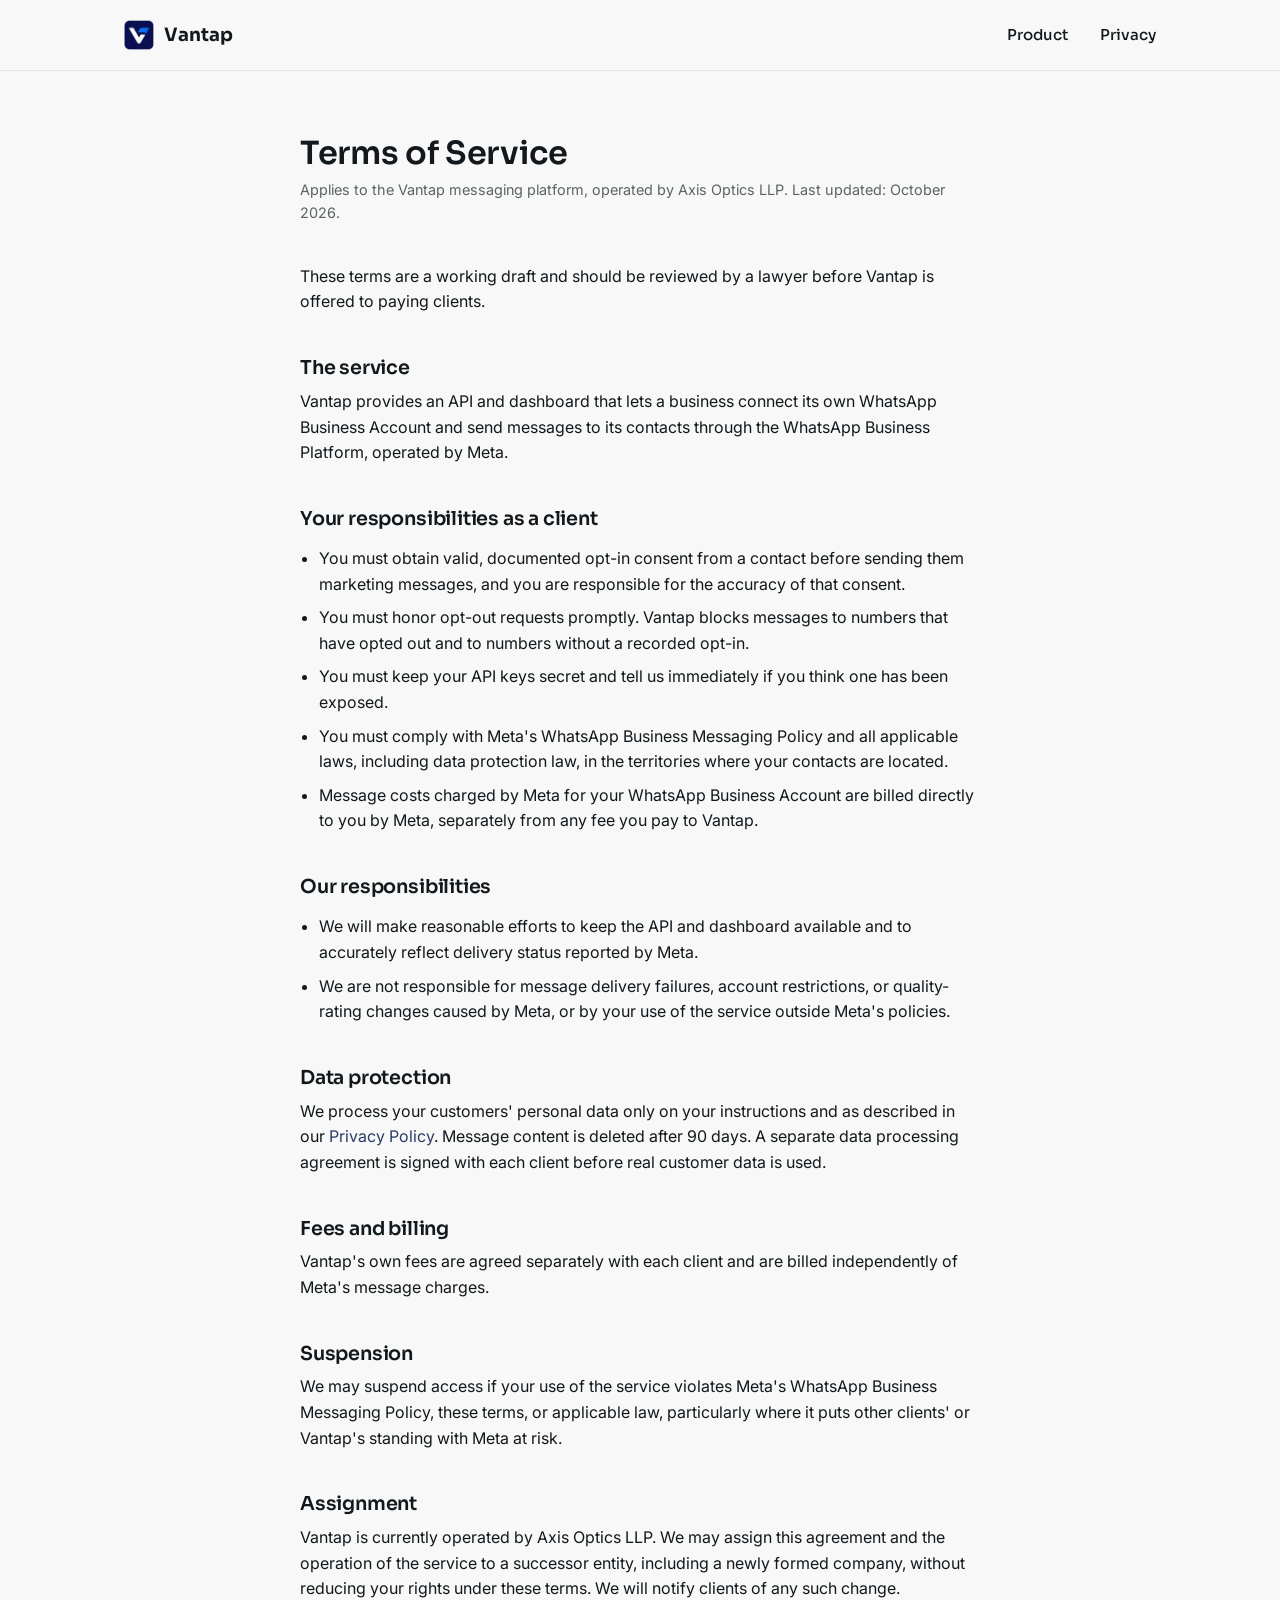
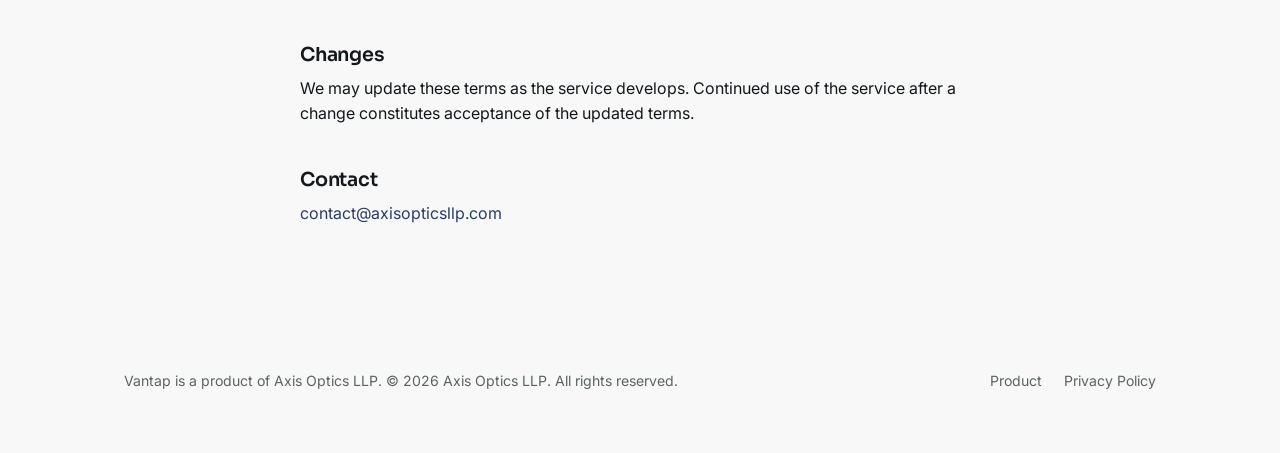
<file: software/terms.html>
<!DOCTYPE html>
<html lang="en">
<head>
<meta charset="UTF-8">
<meta name="viewport" content="width=device-width, initial-scale=1.0">
<title>Terms of Service — Vantap</title>
<meta name="robots" content="index, follow">
<link rel="canonical" href="https://axisopticsllp.com/software/terms.html">
<link rel="icon" type="image/png" href="favicon.png">
<link rel="stylesheet" href="style.css">
</head>
<body>

<header class="site-header">
  <div class="wrap">
    <div class="brand">
      <img class="brand-logo" src="logo.png" alt="" width="30" height="30">
      <span class="brand-name"><a href="./">Vantap</a></span>
    </div>
    <nav>
      <a href="./">Product</a>
      <a href="privacy.html">Privacy</a>
    </nav>
  </div>
</header>

<div class="wrap doc-page prose">
  <h1>Terms of Service</h1>
  <p class="updated">Applies to the Vantap messaging platform, operated by Axis Optics LLP. Last updated: October 2026.</p>

  <p>These terms are a working draft and should be reviewed by a lawyer before Vantap is offered to paying clients.</p>

  <h2>The service</h2>
  <p>Vantap provides an API and dashboard that lets a business connect its own WhatsApp Business Account and send messages to its contacts through the WhatsApp Business Platform, operated by Meta.</p>

  <h2>Your responsibilities as a client</h2>
  <ul>
    <li>You must obtain valid, documented opt-in consent from a contact before sending them marketing messages, and you are responsible for the accuracy of that consent.</li>
    <li>You must honor opt-out requests promptly. Vantap blocks messages to numbers that have opted out and to numbers without a recorded opt-in.</li>
    <li>You must keep your API keys secret and tell us immediately if you think one has been exposed.</li>
    <li>You must comply with Meta's WhatsApp Business Messaging Policy and all applicable laws, including data protection law, in the territories where your contacts are located.</li>
    <li>Message costs charged by Meta for your WhatsApp Business Account are billed directly to you by Meta, separately from any fee you pay to Vantap.</li>
  </ul>

  <h2>Our responsibilities</h2>
  <ul>
    <li>We will make reasonable efforts to keep the API and dashboard available and to accurately reflect delivery status reported by Meta.</li>
    <li>We are not responsible for message delivery failures, account restrictions, or quality-rating changes caused by Meta, or by your use of the service outside Meta's policies.</li>
  </ul>

  <h2>Data protection</h2>
  <p>We process your customers' personal data only on your instructions and as described in our <a href="privacy.html">Privacy Policy</a>. Message content is deleted after 90 days. A separate data processing agreement is signed with each client before real customer data is used.</p>

  <h2>Fees and billing</h2>
  <p>Vantap's own fees are agreed separately with each client and are billed independently of Meta's message charges.</p>

  <h2>Suspension</h2>
  <p>We may suspend access if your use of the service violates Meta's WhatsApp Business Messaging Policy, these terms, or applicable law, particularly where it puts other clients' or Vantap's standing with Meta at risk.</p>

  <h2>Assignment</h2>
  <p>Vantap is currently operated by Axis Optics LLP. We may assign this agreement and the operation of the service to a successor entity, including a newly formed company, without reducing your rights under these terms. We will notify clients of any such change.</p>

  <h2>Changes</h2>
  <p>We may update these terms as the service develops. Continued use of the service after a change constitutes acceptance of the updated terms.</p>

  <h2>Contact</h2>
  <p><a href="mailto:contact@axisopticsllp.com">contact@axisopticsllp.com</a></p>
</div>

<footer>
  <div class="wrap">
    <div>Vantap is a product of Axis Optics LLP. © 2026 Axis Optics LLP. All rights reserved.</div>
    <div>
      <a href="./">Product</a>
      <a href="privacy.html">Privacy Policy</a>
    </div>
  </div>
</footer>

</body>
</html>
</file>
<file: lens/style.css>
/* Axis Optics LLP — lens division styles. Fully independent from /software/style.css by design. */

@import url('https://fonts.googleapis.com/css2?family=Fraunces:opsz,wght@9..144,500;9..144,600&family=Work+Sans:wght@400;500;600&display=swap');

:root {
  --navy: #1B2A44;
  --ivory: #F6F2EA;
  --amber: #C8963C;
  --teal: #2F5D62;
  --charcoal: #3A3A3A;
  --line: #E4DDCC;
}

* { box-sizing: border-box; }

body {
  margin: 0;
  background: var(--ivory);
  color: var(--charcoal);
  font-family: 'Work Sans', -apple-system, sans-serif;
  line-height: 1.65;
  -webkit-font-smoothing: antialiased;
}

h1, h2, h3 {
  font-family: 'Fraunces', Georgia, serif;
  font-weight: 600;
  color: var(--navy);
  line-height: 1.2;
  margin: 0 0 0.5em;
}

p { margin: 0 0 1em; max-width: 62ch; }
.muted { color: #6B6455; }

a { color: var(--teal); text-decoration: none; }
a:hover { text-decoration: underline; }
a:focus-visible, button:focus-visible { outline: 2px solid var(--amber); outline-offset: 3px; }

.wrap { max-width: 1040px; margin: 0 auto; padding: 0 24px; }

/* Header */
.site-header {
  border-bottom: 1px solid var(--line);
  padding: 22px 0;
}
.site-header .wrap { display: flex; align-items: center; justify-content: space-between; }
.brand-name { font-family: 'Fraunces', serif; font-weight: 600; font-size: 1.3rem; color: var(--navy); }
.brand-name a { color: var(--navy); }
.brand-name span { color: var(--amber); }
nav a { margin-left: 26px; font-size: 0.92rem; color: var(--charcoal); font-weight: 500; }
nav a:hover { color: var(--teal); }

/* Hero with lens-ring motif */
.hero { padding: 80px 0 64px; position: relative; overflow: hidden; }
.hero .wrap { position: relative; z-index: 1; max-width: 640px; }
.lens-rings {
  position: absolute;
  top: -60px; right: -80px;
  width: 420px; height: 420px;
  pointer-events: none;
}
.eyebrow-plain { color: var(--teal); font-weight: 600; font-size: 0.95rem; margin-bottom: 14px; }
.hero h1 { font-size: clamp(2rem, 4vw, 2.7rem); max-width: 16ch; }
.hero .lead { font-size: 1.12rem; color: #574F3E; margin-top: 16px; }

.btn {
  display: inline-block;
  padding: 13px 26px;
  border-radius: 3px;
  font-weight: 600;
  font-size: 0.95rem;
  margin-top: 24px;
}
.btn-primary { background: var(--navy); color: #fff; }
.btn-primary:hover { background: var(--teal); text-decoration: none; }

/* Sections */
section { padding: 60px 0; border-bottom: 1px solid var(--line); }
section:last-of-type { border-bottom: none; }
.section-head { max-width: 560px; margin-bottom: 36px; }

.grid-4 { display: grid; grid-template-columns: repeat(4, 1fr); gap: 24px; }
.grid-2 { display: grid; grid-template-columns: repeat(2, 1fr); gap: 32px; }

.product-card {
  background: #fff;
  border: 1px solid var(--line);
  padding: 24px 20px;
}
.product-card h3 { font-size: 1.05rem; margin-bottom: 8px; }
.product-card p { font-size: 0.92rem; color: #6B6455; margin: 0; }

.why-row {
  display: flex;
  gap: 20px;
  padding: 22px 0;
  border-top: 1px solid var(--line);
}
.why-row:last-child { border-bottom: 1px solid var(--line); }
.why-row .mark {
  font-family: 'Fraunces', serif;
  color: var(--amber);
  font-size: 1.4rem;
  flex-shrink: 0;
  width: 32px;
}
.why-row h3 { font-size: 1.02rem; margin-bottom: 4px; }
.why-row p { font-size: 0.93rem; color: #6B6455; margin: 0; }

.office-grid { display: grid; grid-template-columns: 1fr 1.2fr; gap: 36px; align-items: start; }
.office-details p { margin-bottom: 0.6em; font-size: 0.96rem; }
.office-details strong { color: var(--navy); }
.map-frame {
  border: 1px solid var(--line);
  border-radius: 4px;
  overflow: hidden;
}
.map-frame iframe { display: block; width: 100%; height: 280px; border: 0; }
.map-note { font-size: 0.82rem; color: #8A8270; margin-top: 8px; }

/* Footer */
footer {
  padding: 36px 0 56px;
  font-size: 0.86rem;
  color: #7A7360;
}
footer .wrap { display: flex; justify-content: space-between; flex-wrap: wrap; gap: 16px; }
footer a { color: #7A7360; margin-right: 18px; }
footer a:last-child { margin-right: 0; }

/* Doc pages */
.doc-page { padding: 60px 0 84px; max-width: 680px; margin: 0 auto; }
.doc-page h1 { font-size: 1.9rem; margin-bottom: 6px; }
.doc-page .updated { color: #8A8270; font-size: 0.9rem; margin-bottom: 36px; }
.doc-page h2 { font-size: 1.15rem; margin-top: 2em; }
.doc-page ul { padding-left: 1.2em; }
.doc-page li { margin-bottom: 0.5em; }

@media (max-width: 820px) {
  .grid-4 { grid-template-columns: repeat(2, 1fr); }
  .grid-2 { grid-template-columns: 1fr; }
  .office-grid { grid-template-columns: 1fr; }
  .lens-rings { display: none; }
  nav a { margin-left: 14px; }
  .site-header .wrap { flex-wrap: wrap; gap: 12px; }
}

@media (prefers-reduced-motion: reduce) {
  html { scroll-behavior: auto; }
}
</file>
<file: software/style.css>
/* Vantap — software product styles. Fully independent from /lens/style.css by design. */

@import url('https://fonts.googleapis.com/css2?family=Sora:wght@500;600;700&family=Inter:wght@400;500;600&display=swap');

:root {
  --ink: #12181C;
  --bg: #F7F8F7;
  --teal: #0E9F8E;
  --teal-tint: #D9F2EE;
  --indigo: #2B3A67;
  --line: #E1E4E2;
  --muted: #5B6560;
}

* { box-sizing: border-box; }

html { scroll-behavior: smooth; }

body {
  margin: 0;
  background: var(--bg);
  color: var(--ink);
  font-family: 'Inter', -apple-system, sans-serif;
  line-height: 1.6;
  -webkit-font-smoothing: antialiased;
}

h1, h2, h3 {
  font-family: 'Sora', 'Inter', sans-serif;
  font-weight: 600;
  line-height: 1.15;
  margin: 0 0 0.5em;
  letter-spacing: -0.01em;
}

p { margin: 0 0 1em; color: var(--ink); }
.muted { color: var(--muted); }

a { color: var(--indigo); text-decoration: none; }
a:hover { text-decoration: underline; }
a:focus-visible, button:focus-visible { outline: 2px solid var(--teal); outline-offset: 3px; }

.wrap { max-width: 1080px; margin: 0 auto; padding: 0 24px; }
.prose { max-width: 680px; }

/* Header */
.site-header {
  border-bottom: 1px solid var(--line);
  padding: 20px 0;
}
.site-header .wrap { display: flex; align-items: center; justify-content: space-between; }
.brand { display: flex; align-items: center; gap: 10px; }
.brand-logo { width: 30px; height: 30px; display: block; flex-shrink: 0; }
.brand-name { font-family: 'Sora', sans-serif; font-weight: 700; font-size: 1.15rem; }
.brand-name a { color: var(--ink); }
nav a { margin-left: 28px; font-family: 'Sora', sans-serif; font-weight: 500; font-size: 0.94rem; color: var(--ink); }
nav a:hover { color: var(--teal); text-decoration: none; }

/* Hero */
.hero {
  padding: 88px 0 72px;
  border-bottom: 1px solid var(--line);
}
.hero .wrap { display: grid; grid-template-columns: 1.1fr 0.9fr; gap: 56px; align-items: center; }
.eyebrow-plain { font-size: 0.95rem; color: var(--teal); font-weight: 600; margin-bottom: 14px; }
.hero h1 { font-size: clamp(2rem, 4vw, 2.9rem); max-width: 12ch; }
.hero .lead { font-size: 1.15rem; color: var(--muted); max-width: 46ch; margin-top: 18px; }
.hero-ctas { margin-top: 32px; display: flex; gap: 14px; flex-wrap: wrap; }

.btn {
  display: inline-block;
  padding: 13px 24px;
  border-radius: 9px;
  font-family: 'Sora', sans-serif;
  font-weight: 600;
  font-size: 0.95rem;
  border: 1px solid transparent;
}
.btn-primary { background: var(--ink); color: #fff; }
.btn-primary:hover { background: var(--teal); text-decoration: none; }
.btn-secondary { border-color: var(--line); color: var(--ink); }
.btn-secondary:hover { border-color: var(--indigo); text-decoration: none; }

/* Flow diagram */
.flow {
  background: #fff;
  border: 1px solid var(--line);
  border-radius: 16px;
  padding: 32px 24px;
}
.flow-row { display: flex; align-items: center; justify-content: space-between; }
.flow-node {
  flex: 1;
  text-align: center;
  font-family: 'Sora', sans-serif;
  font-size: 0.82rem;
  font-weight: 600;
}
.flow-node .icon {
  width: 52px; height: 52px;
  margin: 0 auto 10px;
  border-radius: 50%;
  display: flex; align-items: center; justify-content: center;
  font-size: 1.3rem;
}
.flow-node.a .icon { background: var(--teal-tint); color: var(--indigo); }
.flow-node.b .icon { background: var(--ink); color: var(--teal-tint); }
.flow-node.c .icon { background: var(--teal-tint); color: var(--teal); }
.flow-arrow { flex: 0 0 40px; color: var(--muted); font-size: 1.2rem; text-align: center; }
.flow-caption { text-align: center; margin-top: 20px; font-size: 0.85rem; color: var(--muted); }

/* Sections */
section { padding: 64px 0; border-bottom: 1px solid var(--line); }
section:last-of-type { border-bottom: none; }
.section-head { max-width: 560px; margin-bottom: 40px; }
.section-head h2 { font-size: 1.7rem; }

.grid-3 { display: grid; grid-template-columns: repeat(3, 1fr); gap: 28px; }
.grid-2 { display: grid; grid-template-columns: repeat(2, 1fr); gap: 28px; }

.card {
  background: #fff;
  border: 1px solid var(--line);
  border-radius: 14px;
  padding: 26px;
}
.card h3 { font-size: 1.05rem; margin-bottom: 8px; }
.card p { color: var(--muted); font-size: 0.94rem; margin-bottom: 0; }
.card .num { font-family: 'Sora', sans-serif; font-weight: 700; color: var(--teal); font-size: 0.85rem; display: block; margin-bottom: 10px; }

.audience-band {
  background: var(--ink);
  color: #fff;
  border-radius: 18px;
  padding: 48px;
  display: grid;
  grid-template-columns: 1fr 1fr;
  gap: 40px;
  align-items: center;
}
.audience-band h2 { color: #fff; font-size: 1.6rem; }
.audience-band p { color: #C7CDCA; }
.audience-list { list-style: none; margin: 0; padding: 0; }
.audience-list li {
  padding: 12px 0;
  border-bottom: 1px solid rgba(255,255,255,0.14);
  font-size: 0.95rem;
  display: flex; gap: 10px;
}
.audience-list li:last-child { border-bottom: none; }
.audience-list li::before { content: '—'; color: var(--teal); flex-shrink: 0; }

.status-note {
  background: var(--teal-tint);
  border-radius: 14px;
  padding: 24px 28px;
  font-size: 0.95rem;
}
.status-note strong { color: var(--indigo); }

/* Footer */
footer {
  padding: 40px 0 60px;
  font-size: 0.88rem;
  color: var(--muted);
}
footer .wrap { display: flex; justify-content: space-between; flex-wrap: wrap; gap: 16px; }
footer a { color: var(--muted); margin-right: 18px; }
footer a:last-child { margin-right: 0; }

/* Simple content pages (privacy/terms) */
.doc-page { padding: 64px 0 88px; }
.doc-page h1 { font-size: 2rem; margin-bottom: 6px; }
.doc-page .updated { color: var(--muted); font-size: 0.9rem; margin-bottom: 40px; }
.doc-page h2 { font-size: 1.2rem; margin-top: 2.2em; }
.doc-page ul { padding-left: 1.2em; }
.doc-page li { margin-bottom: 0.5em; }

@media (max-width: 820px) {
  .hero .wrap { grid-template-columns: 1fr; }
  .grid-3 { grid-template-columns: 1fr; }
  .grid-2 { grid-template-columns: 1fr; }
  .audience-band { grid-template-columns: 1fr; padding: 32px; }
  nav a { margin-left: 16px; }
  .site-header .wrap { flex-wrap: wrap; gap: 14px; }
}

@media (prefers-reduced-motion: reduce) {
  html { scroll-behavior: auto; }
}
</file>
